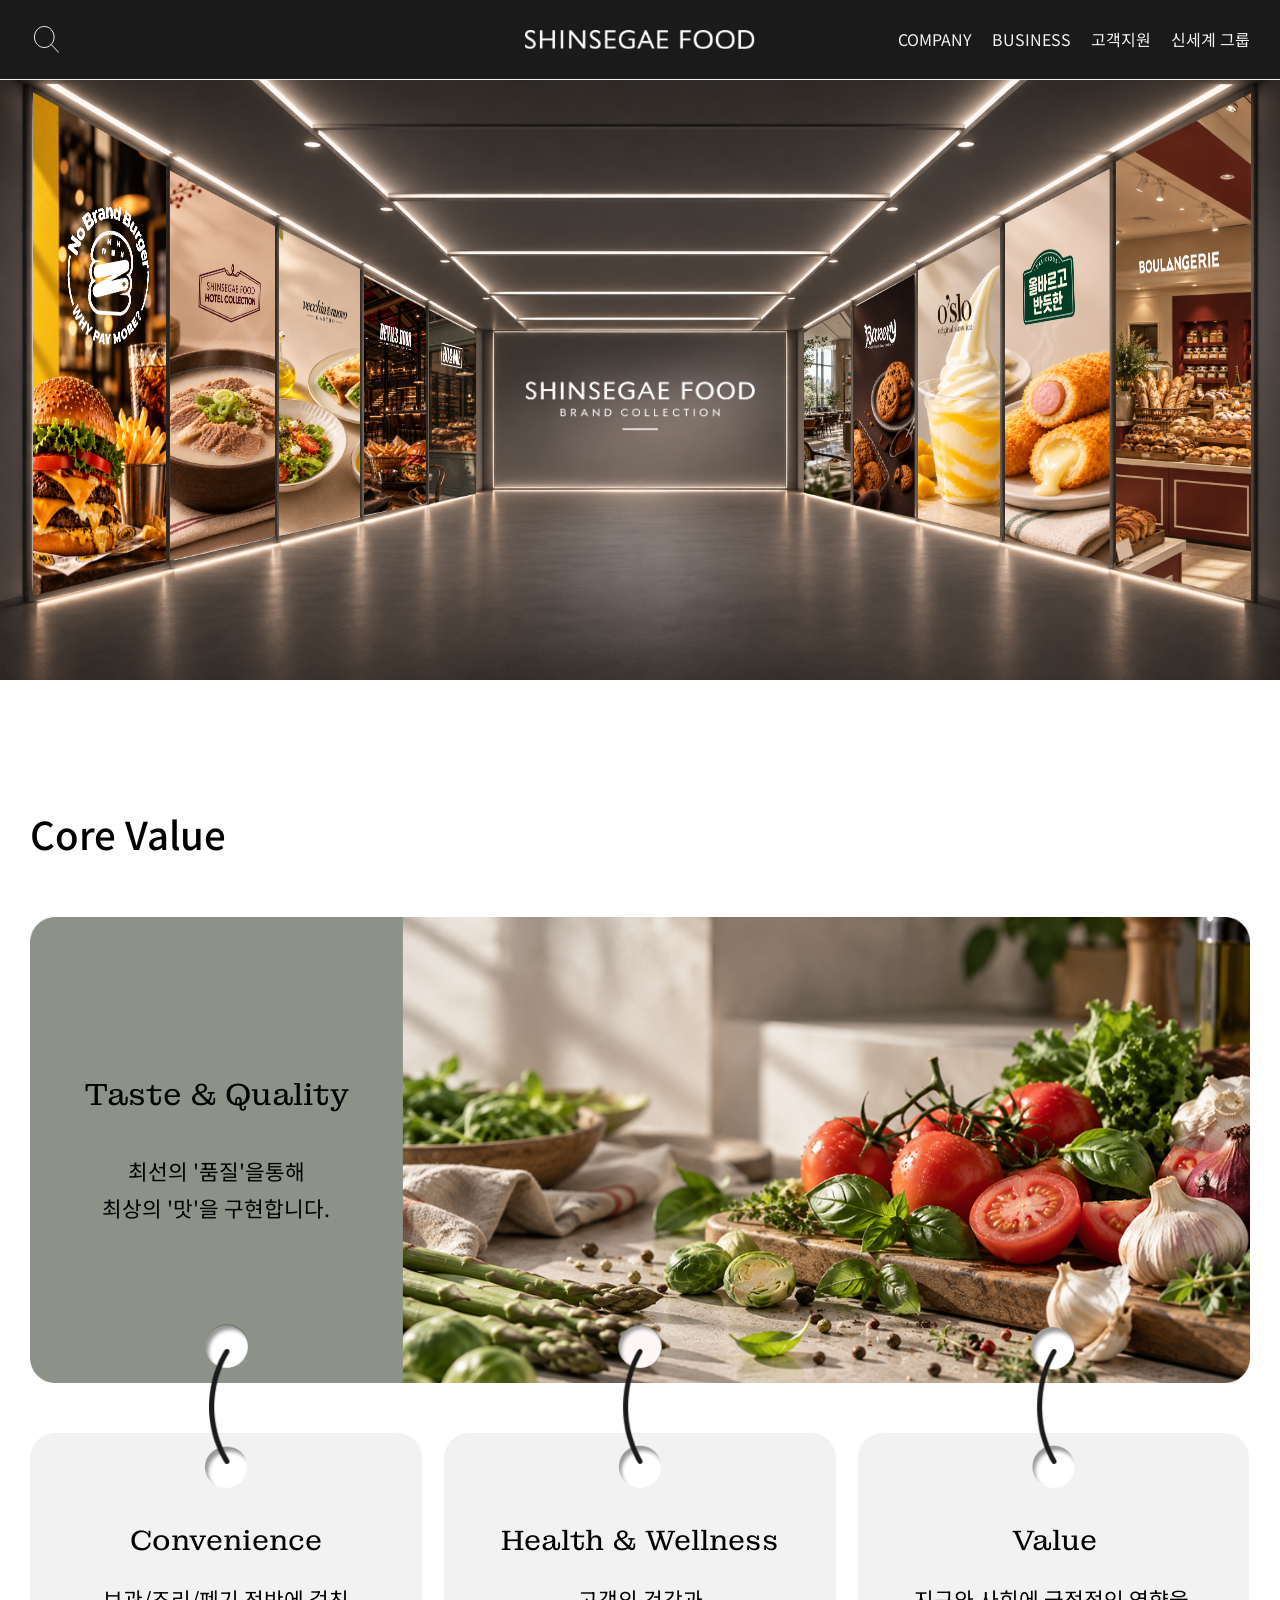
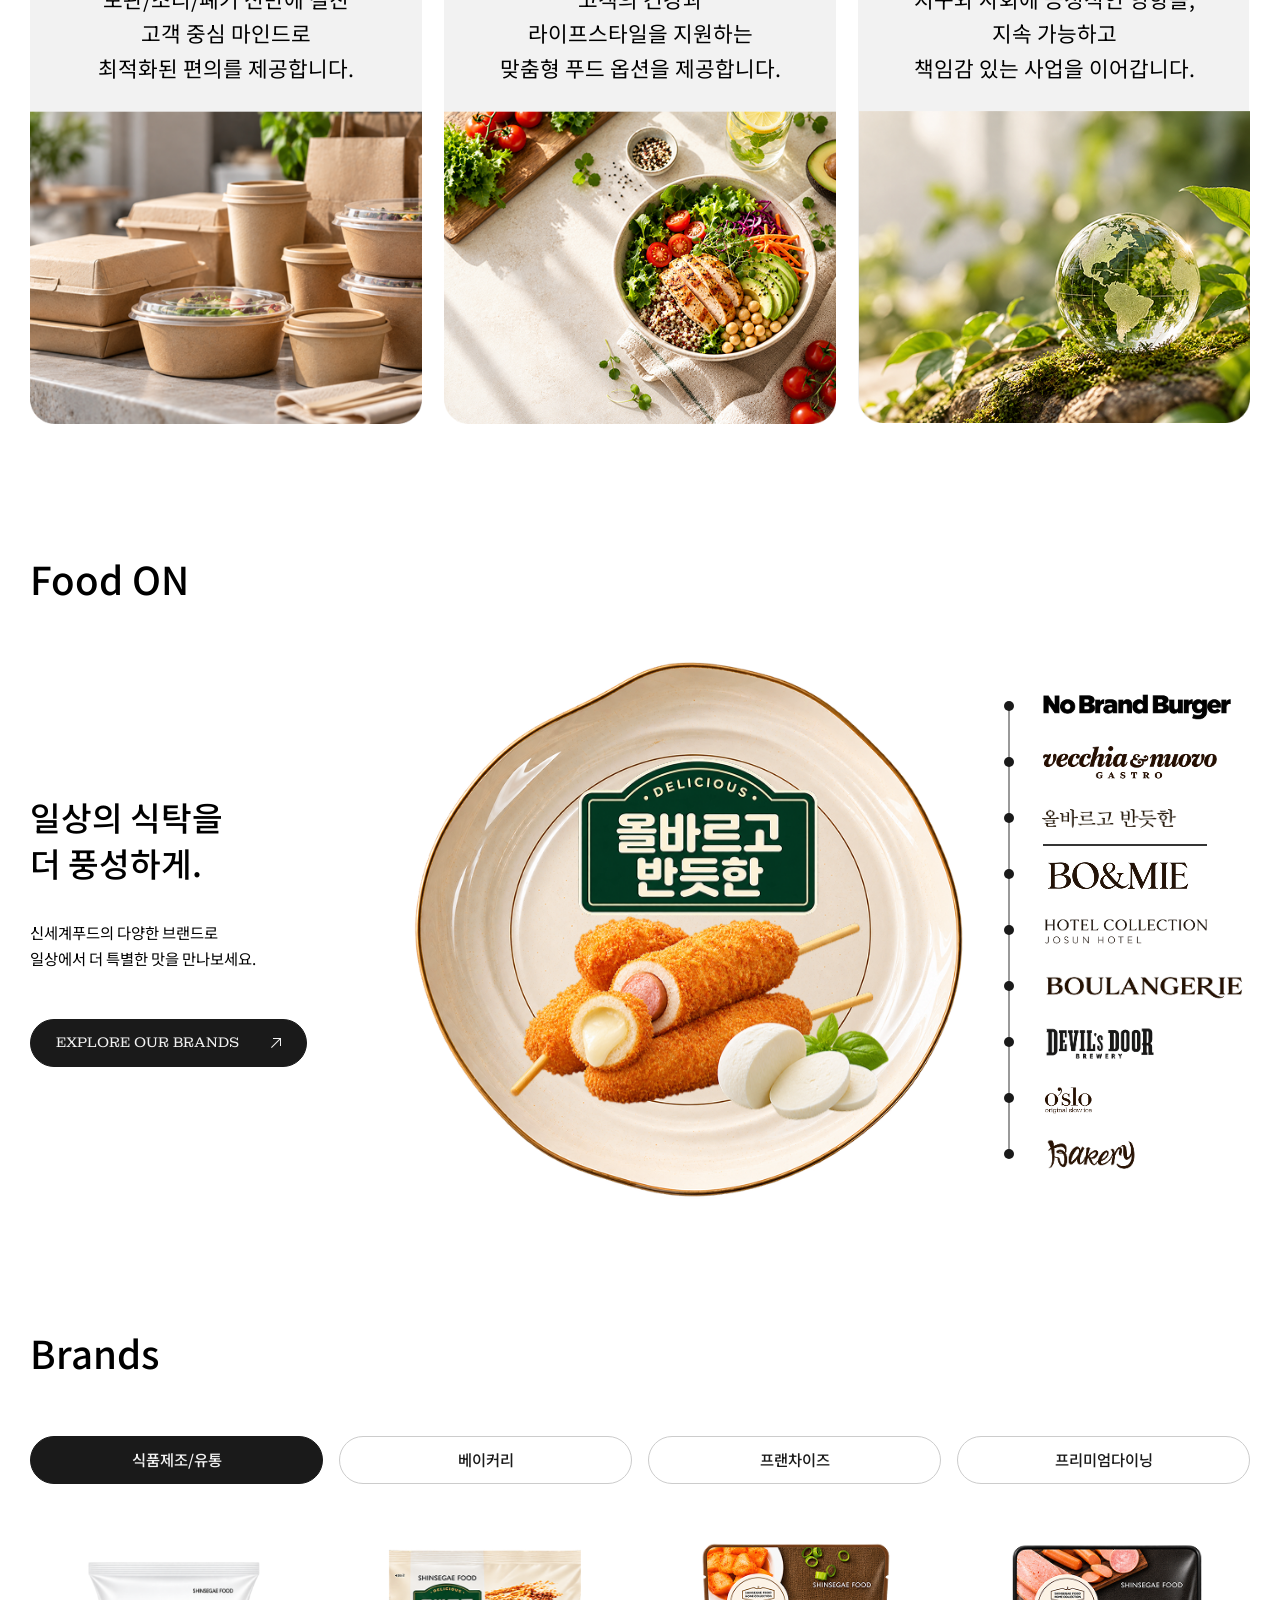
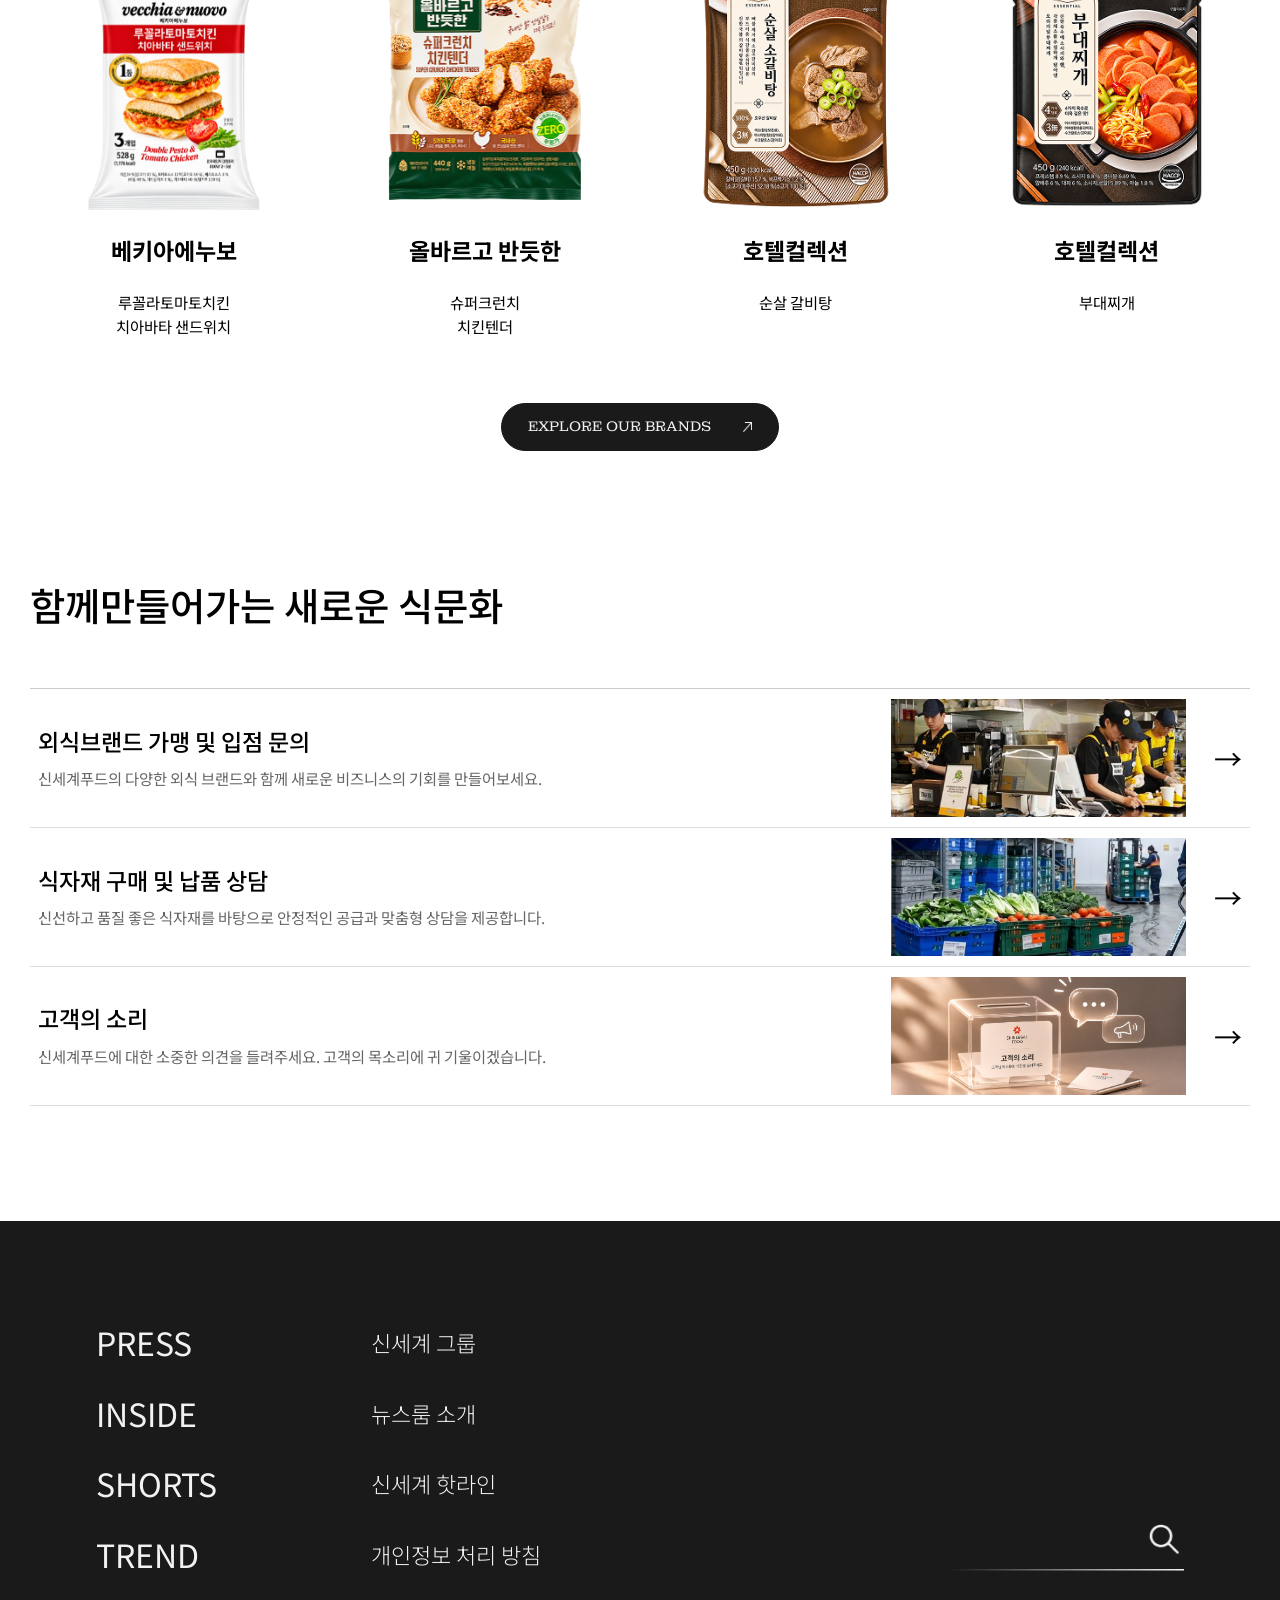
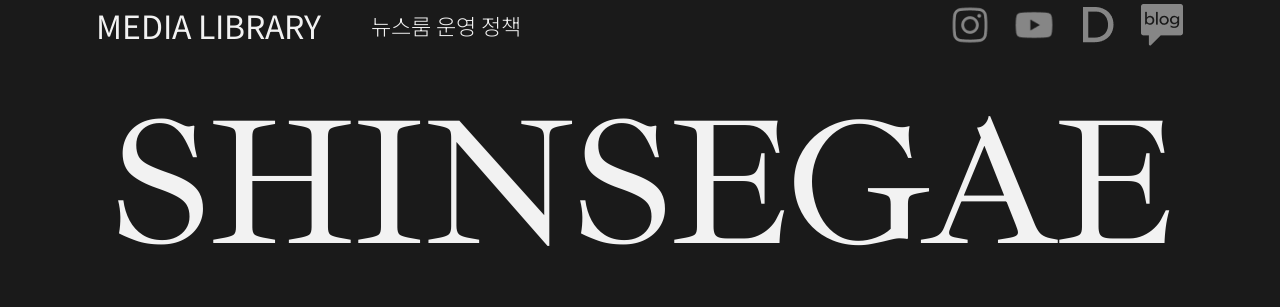
<file: food.html>
<!DOCTYPE html>
<html lang="en">
<head>
    <meta charset="UTF-8">
    <meta name="viewport" content="width=device-width, initial-scale=1.0">
    <title>신세계 푸드</title>
    <link rel="stylesheet" href="css/food.css">

    <link rel="preconnect" href="https://fonts.googleapis.com">
    <link rel="preconnect" href="https://fonts.gstatic.com" crossorigin>
    <link href="https://fonts.googleapis.com/css2?family=Montagu+Slab:opsz,wght@16..144,100..700&display=swap" rel="stylesheet">
    <link href="https://fonts.googleapis.com/css2?family=Frank+Ruhl+Libre:wght@300..900&family=Ibarra+Real+Nova:ital,wght@0,400..700;1,400..700&display=swap" rel="stylesheet">
    <link href="https://fonts.googleapis.com/css2?family=Noto+Sans+KR:wght@400;700&display=swap" rel="stylesheet">

    <script src="https://code.jquery.com/jquery-3.7.1.min.js"></script>
    <script src="js/food.js" defer></script>
</head>
<body>
    <header>
        <div class="header-warp">

            <div class="header-inner">
                <div class="h-icon">
                    <a href="#"><img src="images/food/icon-menu.svg" alt="햄버거메뉴바"></a>
                    <a href="#"><img src="images/food/search.svg" alt="돋보기"></a>
                </div>

                <a href="#"><img src="images/food/food-logo.png" alt="로고"></a>

                <nav class="gnb">
                    <ul>
                        <li><a href="#">COMPANY</a>
                            <ul class="sub-menu-wrap">
                                <li><a href="#">STORY</a></li>
                                <li><a href="#">PR</a></li>
                                <li><a href="#">IR</a></li>
                            </ul>
                        </li>
                        <li><a href="#">BUSINESS</a>
                            <ul class="sub-menu-wrap">
                                <li><a href="#">식품제조/유통</a></li>
                                <li><a href="#">이커리</a></li>
                                <li><a href="#">프랜차이즈</a></li>
                                <li><a href="#">프리미엄 다이닝</a></li>
                            </ul>
                        </li>
                        <li><a href="#">고객지원</a>
                            <ul class="sub-menu-wrap">
                                <li><a href="#">고객의 소리</a></li>
                                <li><a href="#">외식브랜드 가명 및 입점 문의</a></li>
                                <li><a href="#">식자재 구매 상담</a></li>
                                <li><a href="#">식자재 납품 상담</a></li>
                                <li><a href="#">자주하는 질문</a></li>
                            </ul>
                        </li>
                        <li><a href="index.html">신세계 그룹</a>
                            <ul class="sub-menu-wrap">
                                <li><a href="josunHotel.html">그랜드조선 호텔</a></li>
                                <li><a href="starfield.html">스타필드</a></li>
                                <li><a href="food.html">신세계 푸드</a></li>
                            </ul>
                        </li>
                    </ul>
                </nav>
            </div>
            <div class="header-bg"></div>

            <div class="menu-bar">
                <div class="bar-icon">
                    <button type="button" aria-label="메뉴 닫기"><img src="images/food/icon-x.png" alt=""></button>
                    <div><img src="images/food/food-logo.png" alt="SHINSEGAE FOOD"></div>
                </div>
                <ul>
                    <li><a href="#">COMPANY</a>
                        <ul class="sub-menu-wrap">
                            <li><a href="#">STORY</a></li>
                            <li><a href="#">PR</a></li>
                            <li><a href="#">IR</a></li>
                        </ul>
                    </li>
                    <li><a href="#">BUSINESS</a>
                        <ul class="sub-menu-wrap">
                            <li><a href="#">식품제조/유통</a></li>
                            <li><a href="#">이커리</a></li>
                            <li><a href="#">프랜차이즈</a></li>
                            <li><a href="#">프리미엄 다이닝</a></li>
                        </ul>
                    </li>
                    <li><a href="#">고객지원</a>
                        <ul class="sub-menu-wrap">
                            <li><a href="#">고객의 소리</a></li>
                            <li><a href="#">외식브랜드 가명 및 입점 문의</a></li>
                            <li><a href="#">식자재 구매 상담</a></li>
                            <li><a href="#">식자재 납품 상담</a></li>
                            <li><a href="#">자주하는 질문</a></li>
                        </ul>
                    </li>
                    <li><a href="index.html">신세계 그룹</a>
                        <ul class="sub-menu-wrap">
                            <li><a href="josunHotel.html">그랜드조선 호텔</a></li>
                            <li><a href="starfield.html">스타필드</a></li>
                            <li><a href="food.html">신세계 푸드</a></li>
                        </ul>
                    </li>
                </ul>
            </div>
        </div>
    </header>

    <main>
        <!-----------------메인영역------------------->
        <div class="hero">
            <div class="hero-bg">
                <div class="hero-text"><img src="images/food/hero-text.png" alt="메인텍스트"></div>
                <div class="hero-brands">
                    <button type="button" class="hero-prev" aria-label="이전 브랜드">&#8249;</button>
                    <div class="hero-slide">
                    <ul>
                        <li>
                            <img src="images/food/group.png" alt="노브랜드">
                            <img src="images/food/hero-logo1-w.png" alt="노브랜드">
                        </li>
                        <li>
                            <img src="images/food/group-1.png" alt="호텔컬렉션">
                            <img src="images/food/hero-logo2.png" alt="호텔컬렉션">
                        </li>
                        <li>
                            <img src="images/food/group-2.png" alt="베키아에누보 가스트로">
                            <img src="images/food/hero-logo3.png" alt="베키아에누보 가스트로">
                        </li>
                        <li>
                            <img src="images/food/group-3.png" alt="데블스도어">
                            <img src="images/food/hero-logo4-w.png" alt="데블스도어">
                        </li>
                        <li>
                            <img src="images/food/group-4.png" alt="보앤미">
                            <img src="images/food/hero-logo5-w.png" alt="보앤미">
                        </li>
                        <li>
                            <img src="images/food/group-5.png" alt="블랑제리">
                            <img src="images/food/hero-logo6-w.png" alt="블랑제리">
                        </li>
                        <li>
                            <img src="images/food/group-6.png" alt="올바르고 반듯한">
                            <img src="images/food/hero-logo7.png" alt="올바르고 반듯한">
                        </li>
                        <li>
                            <img src="images/food/group-7.png" alt="오슬로">
                            <img src="images/food/hero-logo8.png" alt="오슬로">
                        </li>
                        <li>
                            <img src="images/food/group-8.png" alt="베이커리">
                            <img src="images/food/hero-logo9-w.png" alt="베이커리">
                        </li>
                        <li>
                            <img src="images/food/group-9.png" alt="베키아에누보">
                            <img src="images/food/hero-logo10-w.png" alt="베키아에누보">
                        </li>
                    </ul>
                    </div>
                    <button type="button" class="hero-next" aria-label="다음 브랜드">&#8250;</button>
                    <div class="hero-dots"></div>
                </div>
            </div>
        </div>
        <!-------------------Core Value----------------->
        <section class="core">
            <h1>Core Value</h1>
            <div class="core-value">
                <div class="core-wrap">
                    <div class="core-text">
                        <div class="taste"></div>
                        <div class="core-txt">
                            <h3>Taste & Quality</h3>
                            <p>최선의 '품질'을통해<br>최상의 '맛'을 구현합니다.</p>
                        </div>
                    </div>
                    <ul>
                        <li>
                            <div class="convenience"></div>
                            <div class="core-text">
                                <h3>Convenience</h3>
                                <p>보관/조리/폐기 전반에 걸친<br>고객 중심 마인드로<br>최적화된 편의를 제공합니다.</p>
                            </div>
                        </li>
                        <li>
                            <div class="health"></div>
                            <div class="core-text">
                                <h3>Health & Wellness</h3>
                                <p>고객의 건강과<br>라이프스타일을 지원하는<br>맞춤형 푸드 옵션을 제공합니다.</p>
                            </div>
                        </li>
                        <li>
                            <div class="value"></div>
                            <div class="core-text">
                                <h3>Value</h3>
                                <p>지구와 사회에 긍정적인 영향을,<br> 지속 가능하고<br>책임감 있는 사업을 이어갑니다.</p>
                            </div>
                        </li>
                    </ul>
                </div>
                <ul class="core-line">
                    <li><img src="images/food/core-line.png" alt="라인1"></li>
                    <li><img src="images/food/core-line.png" alt="라인2"></li>
                    <li><img src="images/food/core-line.png" alt="라인3"></li>
                </ul>
            </div>

            <div class="core-mobile">
                <div class="m-taste-wrap">
                    <div class="m-taste">
                        <img src="images/food/mobile-taste.png" alt="품질">
                    </div>
                    <div class="core-txt">
                        <h3>Taste & Quality</h3>
                        <p>최선의 '품질'을통해<br>최상의 '맛'을 구현합니다.</p>
                    </div>
                </div>

                <div class="m-con-wrap">
                    <div class="m-convenience">
                        <img src="images/food/mobile-convenience.png" alt="편의">
                    </div>
                        <div class="core-text">
                            <h3>Convenience</h3>
                            <p>보관/조리/폐기 전반에 걸친<br>고객 중심 마인드로<br>최적화된 편의를 제공합니다.</p>
                        </div>
                </div>
            </div>

        </section>
        <!-------------------Food ON-------------------->
        <section class="food-on">
            <h1>Food ON</h1>
            <div class="food-wrap">
                <div class="food-info">
                    <h2>일상의 식탁을<br>더 풍성하게.</h2>
                    <p>신세계푸드의 다양한 브랜드로<br>일상에서 더 특별한 맛을 만나보세요.</p>
                    <ul class="food-btn">
                        <li><a href="https://www.shinsegaefood.com/business/v2/manufacturing.sf">EXPLORE OUR BRANDS</a></li>
                        <li><img src="images/food/button-arrow-w.png" alt="흰색화살표"></li>
                    </ul>
                </div>
                <div class="food-arrow">
                    <div><img src="images/food/food-arrow-left.png" alt="이전"></div>
                    <div><img src="images/food/food-arrow-right.png" alt="다음"></div>
                </div>
                <div class="plate">
                    <div class="plating"></div>
                    <ul class="tab-content-wrap">
                        <li class="active"><img src="images/food/food-1.png" alt="노브랜드"></li>
                        <li><img src="images/food/food-2.png" alt="베키아에누보 가스트로"></li>
                        <li><img src="images/food/food-3.png" alt="올바르고 반듯한"></li>
                        <li><img src="images/food/food-4.png" alt="보앤미"></li>
                        <li><img src="images/food/food-5.png" alt="호텔컬렉션"></li>
                        <li><img src="images/food/food-6.png" alt="블랑제리"></li>
                        <li><img src="images/food/food-7.png" alt="데블스도어"></li>
                        <li><img src="images/food/food-8.png" alt="오슬로"></li>
                        <li><img src="images/food/food-9.png" alt="베이커리"></li>
                    </ul>
                </div>

                <ul class="tab-menu">
                    <li class="active"><img src="images/food/food-text1.png" alt="노브랜드"></li>
                    <li><img src="images/food/food-text2.png" alt="베키아에누보 가스트로"></li>
                    <li><img src="images/food/food-text3.png" alt="올바르고 반듯한"></li>
                    <li><img src="images/food/food-text4.png" alt="보앤미"></li>
                    <li><img src="images/food/food-text5.png" alt="호텔컬렉션"></li>
                    <li><img src="images/food/food-text6.png" alt="블랑제리"></li>
                    <li><img src="images/food/food-text7.png" alt="데블스도어"></li>
                    <li><img src="images/food/food-text8.png" alt="오슬로"></li>
                    <li><img src="images/food/food-text9.png" alt="베이커리"></li>
                </ul>
            </div>
        </section>
<!--------------------Brands-------------------->
        <section class="brands">
            <h1>Brands</h1>
            <ul class="brands-tab">
                <li class="active">
                    <ul class="button">
                        <!-- <li class="active"><img src="images/food/brands-w-1.png" alt="식품제조/유통"></li> -->
                        <li>식품제조/유통</li>
                    </ul>
                </li>
                <li>
                    <ul class="button">
                        <!-- <li><img src="images/food/brands-w-2.png" alt="베이커리"></li> -->
                        <li>베이커리</li>
                    </ul>
                </li>
                <li>
                    <ul class="button">
                        <!-- <li><img src="images/food/brands-w-3.png" alt="프랜차이즈"></li> -->
                        <li>프랜차이즈</li>
                    </ul>
                </li>
                <li>
                    <ul class="button">
                        <!-- <li><img src="images/food/brands-w-4.png" alt="프리미엄다이닝"></li> -->
                        <li>프리미엄다이닝</li>
                    </ul>
                </li>
            </ul>

            <div class="brands-content">
                <ul class="active">
                    <li>
                        <div class="brands-img"><img src="images/food/brands1-1.png" alt="샌드위치"></div>
                        <div class="brands-text">
                            <h3>베키아에누보</h3>
                            <div class="brands-line"></div>
                            <p>루꼴라토마토치킨<br>치아바타 샌드위치</p>
                        </div>
                    </li>
                    <li>
                        <div class="brands-img"><img src="images/food/brands1-2.png" alt="치킨텐더"></div>
                        <div class="brands-text">
                            <h3>올바르고 반듯한</h3>
                            <div class="brands-line"></div>
                            <p>슈퍼크런치<br>치킨텐더</p>
                        </div>
                    </li>
                    <li>
                        <div class="brands-img"><img src="images/food/brands1-3.png" alt="소갈비탕"></div>
                        <div class="brands-text">
                            <h3>호텔컬렉션</h3>
                            <div class="brands-line"></div>
                            <p>순살 갈비탕</p>
                        </div>
                    </li>
                    <li>
                        <div class="brands-img"><img src="images/food/brands1-4.png" alt="부대찌개"></div>
                        <div class="brands-text">
                            <h3>호텔컬렉션</h3>
                            <div class="brands-line"></div>
                            <p>부대찌개</p>
                        </div>
                    </li>
                </ul>

                <ul>
                    <li>
                        <div class="brands-img"><img src="images/food/brands2-1.jpg" alt="빵1"></div>
                        <div class="brands-text">
                            <h3>보앤미</h3>
                            <div class="brands-line"></div>
                            <p>Levain</p>
                        </div>
                    </li>
                    <li>
                        <div class="brands-img"><img src="images/food/brands2-2.jpg" alt="빵2"></div>
                        <div class="brands-text">
                            <h3>보앤미</h3>
                            <div class="brands-line"></div>
                            <p>Croissant</p>
                        </div>
                    </li>
                    <li>
                        <div class="brands-img"><img src="images/food/brands2-3.jpg" alt="빵3"></div>
                        <div class="brands-text">
                            <h3>보앤미</h3>
                            <div class="brands-line"></div>
                            <p>Viennoise</p>
                        </div>
                    </li>
                    <li>
                        <div class="brands-img"><img src="images/food/brands2-4.jpg" alt="빵4"></div>
                        <div class="brands-text">
                            <h3>보앤미</h3>
                            <div class="brands-line"></div>
                            <p>Cookie Shot</p>
                        </div>
                    </li>
                </ul>

                <ul>
                    <li>
                        <div class="brands-img"><img src="images/food/brands3-1.png" alt="햄버거"></div>
                        <div class="brands-text">
                            <h3>노브랜드</h3>
                            <div class="brands-line"></div>
                            <p>진짜 비빔밥 버거</p>
                        </div>
                    </li>
                    <li>
                        <div class="brands-img"><img src="images/food/brands3-2.png" alt="아이스크림"></div>
                        <div class="brands-text">
                            <h3>오슬로</h3>
                            <div class="brands-line"></div>
                            <p>오리지널 아이스</p>
                        </div>
                    </li>
                    <li>
                        <div class="brands-img"><img src="images/food/brands3-3.png" alt="햄버거"></div>
                        <div class="brands-text">
                            <h3>노브랜드</h3>
                            <div class="brands-line"></div>
                            <p>NBB 훅</p>
                        </div>
                    </li>
                    <li>
                        <div class="brands-img"><img src="images/food/brands3-4.png" alt="아이스크림"></div>
                        <div class="brands-text">
                            <h3>오슬로</h3>
                            <div class="brands-line"></div>
                            <p>오리지널 컵</p>
                        </div>
                    </li>
                </ul>

                <ul>
                    <li>
                        <div class="brands-img"><img src="images/food/brands4-1.png" alt="스테이크"></div>
                        <div class="brands-text">
                            <h3>데블스도어</h3>
                            <div class="brands-line"></div>
                            <p>스테이크 코스타타</p>
                        </div>
                    </li>
                    <li>
                        <div class="brands-img"><img src="images/food/brands4-2.png" alt="스테이크"></div>
                        <div class="brands-text">
                            <h3>베키아에누보</h3>
                            <div class="brands-line"></div>
                            <p>씨푸드 버터 파스타</p>
                        </div>
                    </li>
                    <li>
                        <div class="brands-img"><img src="images/food/brands4-3.png" alt="스테이크"></div>
                        <div class="brands-text">
                            <h3>베키아에누보 가스트로</h3>
                            <div class="brands-line"></div>
                            <p>파로 베르데 빈스</p>
                        </div>
                    </li>
                    <li>
                        <div class="brands-img"><img src="images/food/brands4-4.png" alt="샌드위치"></div>
                        <div class="brands-text">
                            <h3>베키아에누보</h3>
                            <div class="brands-line"></div>
                            <p>치킨 클럽 샌드위치</p>
                        </div>
                    </li>
                </ul>
            </div>
            <ul class="brands-btn">
                <li><a href="https://www.shinsegaefood.com/business/v2/manufacturing.sf">EXPLORE OUR BRANDS</a></li>
                <li><img src="images/food/button-arrow-w.png" alt="흰색화살표"></li>
            </ul>
        </section>
        <!---------------------식문화------------------------->
        <section class="contact">
            <h1>함께만들어가는 새로운 식문화</h1>
            <ul class="contact-list">
                <li>
                    <a class="contact-link" href="https://www.shinsegaefood.com/cs/counsel_store.sf">
                        <div class="contact-info">
                            <div class="info-txt">
                                <h3>외식브랜드 가맹 및 입점 문의</h3>
                                <p>신세계푸드의 다양한 외식 브랜드와 함께 새로운 비즈니스의 기회를 만들어보세요.</p>
                            </div>
                        </div>
                        <div class="list-1"></div>
                        <span class="contact-arrow" aria-hidden="true">&#8594;</span>
                    </a>
                </li>
                <li>
                    <a class="contact-link" href="https://www.shinsegaefood.com/cs/counsel_purchase.sf">
                        <div class="contact-info">
                            <div class="info-txt">
                                <h3>식자재 구매 및 납품 상담</h3>
                                <p>신선하고 품질 좋은 식자재를 바탕으로 안정적인 공급과 맞춤형 상담을 제공합니다.</p>
                            </div>
                        </div>
                        <div class="list-2"></div>
                        <span class="contact-arrow" aria-hidden="true">&#8594;</span>
                    </a>
                </li>
                <li>
                    <a class="contact-link" href="https://www.shinsegaefood.com/cs/voc.sf">
                        <div class="contact-info">
                            <div class="info-txt">
                                <h3>고객의 소리</h3>
                                <p>신세계푸드에 대한 소중한 의견을 들려주세요. 고객의 목소리에 귀 기울이겠습니다.</p>
                            </div>
                        </div>
                        <div class="list-3"></div>
                        <span class="contact-arrow" aria-hidden="true">&#8594;</span>
                    </a>
                </li>
            </ul>
        </section>
    </main>
    <footer>
        <div class="footer-inner">
            <ul class="footer-gnb-wrap">
                <li class="footer-gnb">
                    <ul>
                        <li><a href="#">PRESS</a></li>
                        <li><a href="#">INSIDE</a></li>
                        <li><a href="#">SHORTS</a></li>
                        <li><a href="#">TREND</a></li>
                        <li><a href="#">MEDIA LIBRARY</a></li>
                    </ul>
                </li>

                <li>
                    <ul class="footer-inform">
                        <li><a href="#">신세계 그룹</a></li>
                        <li><a href="#">뉴스룸 소개</a></li>
                        <li><a href="#">신세계 핫라인</a></li>
                        <li><a href="#">개인정보 처리 방침</a></li>
                        <li><a href="#">뉴스룸 운영 정책</a></li>
                    </ul>
                </li>
            </ul>


            <ul class="footer-etc">
                <li class="search-wrap">
                    <input class="footer-search" type="text" name="footer-search" id="search">
                    <div><img src="images/footer-Search-white.png" alt="search"></div>
                    <div><img src="images/footer-Line.png" alt="line"></div>
                </li>

                <li>
                    <ul class="sns-wrap">
                        <li><a href="#"><img src="images/black-footer-instagram.png" alt="instagram"></a></li>
                        <li><a href="#"><img src="images/black-footer-youtube.png" alt="youtube"></a></li>
                        <li><a href="#"><img src="images/black-footer-Daum.png" alt="daum"></a></li>
                        <li><a href="#"><img src="images/black-footer-blog.png" alt="blog"></a></li>
                    </ul>
                </li>
            </ul>


            <h1 class="footer-logo">SHINSEGAE</h1>
        </div>
    </footer>
</body>
</html>
</file>
<file: css/food.css>
@charset "utf-8";
html, body, div, span, object, iframe,
h1, h2, h3, h4, h5, h6, p, blockquote, pre,
abbr, address, cite, code,
del, dfn, em, img, ins, kbd, q, samp,
small, strong, sub, sup, var,
b, i,
dl, dt, dd, ol, ul, li,
fieldset, form, label, legend,
table, caption, tbody, tfoot, thead, tr, th, td,
article, aside, canvas, details, figcaption, figure,
footer, header, hgroup, menu, nav, section, summary,
time, mark, audio, video {
    margin:0;
    padding:0;
    border:0;
    outline:0;
    font-size:100%;
    vertical-align:baseline;
    background:transparent;
}
body{line-height:1; font-family: "Noto Sans KR";}
a{text-decoration:none; color: inherit;}
img{border:none; vertical-align:top;}
ul{list-style:none;}
table {
    border-collapse:collapse;
    border-spacing:0;
}
input, select {
    vertical-align:middle;
}

:root {
    --whiteTxt : #f2f2f2;
    --blackTxt : #1A1A1A;

    --engFont : "Ibarra Real Nova";
}

header{
    width: 100%;
    height: 100px;
    box-sizing: border-box;
    background-color: #1a1a1a;
    border-bottom: 1px solid #f2f2f2;
    position: fixed;
    top: 0;
    left: 0;
    z-index: 10;
}
.header-warp {
    width: 100%;
    max-width: 1500px;
    height: 100%;
    margin: 0 auto;
    padding: 0 30px;
    box-sizing: border-box;
}
.header-inner{
    display: flex;
    justify-content: space-between;
    align-items: center;
    width: 100%;
    height: 100%;
    line-height: 1.4;
    position: relative;
}
.header-inner > a{
    position: absolute;
    left: 50%;
    top: 50%;
    transform: translate(-50%, -50%);
    width: 277px;
    max-width: calc(100% - 112px);
    min-height: 44px;
    display: flex;
    align-items: center;
    justify-content: center;
}
.header-inner > a > img{
    display: block;
    width: 100%;
    height: auto;
}
.header-warp .h-icon{
    display: flex;
    gap: 24px;
    align-items: center;
}
.header-warp .h-icon a{
    display: flex;
    align-items: center;
    justify-content: center;
    width: 32px;
    height: 44px;
}
.header-warp .h-icon a:first-child{
    display: none;
}
.header-warp .h-icon a img{
    display: block;
    width: 25px;
    height: auto;
}
.header-warp .gnb > ul{
    display: flex;
    align-items: center;
    color: #f2f2f2;
    gap: clamp(18px, 2vw, 35px);
    font-size: clamp(1rem, 1.2vw, 1.2rem);
}
.header-warp .gnb > ul > li{
    position: static;
}
.header-warp .gnb > ul > li:hover{
    border-bottom: 3px solid #6c1212;
    box-sizing: border-box;
}
.header-warp .gnb > ul > li > a{
    display: flex;
    align-items: center;
    min-height: 100px;
    white-space: nowrap;
}
.header-warp .gnb > ul > li .sub-menu-wrap {
    display: none;
    position: absolute;
    right: 0;
    top: 100%;
    align-items: center;
    justify-content: flex-end;
    gap: 35px;
    width: 100%;
    padding: 15px 0;
    box-sizing: border-box;
    font-size: clamp(0.8rem, 1vw, 1rem);
    white-space: nowrap;
}
.header-warp .gnb > ul > li .sub-menu-wrap li > a:hover{
    border-bottom: 1px solid #f2f2f2;
}
.header-bg{
    display: none;
    position: absolute;
    top: 100%; left: 0;
    width: 100%;
    height: 54px;
    background-color: #1a1a1a85;
    z-index: -1;
}
.header-warp .menu-bar{
    display: none;
    position: fixed;
    top: 0;
    left: 0;
    width: 100%;
    height: 100%;
    overflow-y: auto;
    background-color: #1a1a1a;
    color: #f2f2f2;
    z-index: 20;
}
.menu-bar .bar-icon{
    position: relative;
    height: 64px;
    border-bottom: 1px solid #51483e;
    display: flex;
    justify-content: center;
    align-items: center;
}
.menu-bar .bar-icon button{
    position: absolute;
    top: 10px;
    left: 20px;
    width: 44px;
    height: 44px;
    padding: 10px;
    border: 0;
    background: transparent;
    cursor: pointer;
}
.menu-bar .bar-icon button img{
    display: block;
    width: 100%;
    height: auto;
}
.menu-bar .bar-icon > div{
    width: 170px;
    max-width: calc(100% - 128px);
}
.menu-bar .bar-icon > div img{
    display: block;
    width: 100%;
    height: auto;
}
.menu-bar > ul{
    padding: 16px 30px 40px;
}
.menu-bar > ul > li{
    margin-bottom: 24px;
}
.menu-bar > ul > li > a{
    display: block;
    padding: 18px 0;
    font-size: clamp(1rem, 2vw, 1.25rem);
    line-height: 1.4;
}
.menu-bar .sub-menu-wrap{
    display: none;
    padding-bottom: 12px;
}
.menu-bar .sub-menu-wrap a{
    display: block;
    padding: 10px 0;
    color: #a9a9a9;
    font-size: clamp(0.875rem, 1.6vw, 1rem);
    line-height: 1.5;
}

@media (max-width: 1280px){
    header{
        height: 80px;
    }
    .header-inner > a{
        width: 230px;
    }
    .header-warp .h-icon{
        gap: 16px;
    }
    .header-warp .gnb > ul{
        gap: 18px;
    }
    .header-warp .gnb > ul > li > a{
        min-height: 80px;
    }
}
@media (max-width: 1024px){
    header{
        height: 64px;
    }
    .header-warp{
        padding: 0 32px;
    }
    .header-inner > a{
        width: 200px;
    }
    .header-warp .h-icon{
        width: 100%;
        justify-content: space-between;
        gap: 0;
    }
    .header-warp .h-icon a{
        width: 40px;
    }
    .header-warp .h-icon a:first-child{
        display: flex;
    }
    .header-warp .h-icon a img{
        width: 24px;
    }
    .header-warp .gnb{
        display: none;
    }
}
@media (max-width: 600px){
    header{
        height: 56px;
    }
    .header-warp{
        padding: 0 24px;
    }
    .header-inner > a{
        width: 170px;
    }
    .header-warp .h-icon a img{
        width: 20px;
    }
}
@media (max-width: 390px){
    header{
        height: 56px;
    }
    .header-inner > a{
        width: 170px;
    }
    .header-warp .h-icon a img{
        width: 20px;
    }
}
/* --------------매인영역---------------- */
main{
    padding-top: 100px;
}
.hero{
    margin-bottom: clamp(120px, 10vw, 200px);
}
.hero-bg{
    background-image: url("../images/food/hero2.png");
    background-repeat: no-repeat;
    background-position: center;
    background-size: 100% auto;
    width: 100%;
    aspect-ratio: 1920 / 900;
    position: relative;
    overflow: hidden;
}
.hero-text img{
    width: 20%;
    position: absolute;
    left: 40%;top: 47%;
    filter: brightness(0) invert(1);
}
.hero-brands ul > li img{
    transform: translateY(-50%);
    animation: hero-show 0.7s ease both;
}
.hero-brands ul > li:nth-child(-n+5) > img:nth-child(2){
    animation: hero-logo 0.7s ease both;
}
.hero-brands ul > li:nth-child(n+6) > img:nth-child(2){
    animation: hero-r-logo 0.7s ease both;
}
.hero-brands ul li:nth-child(1) img{
    width: 10.4%;
    position: absolute;
    left: 2.6%; top: 44%;
    animation-delay: 2s;
}
.hero-brands ul li:nth-child(1) img:nth-child(2){
    display: block;
    position: absolute;
    left: 3%; top: 20%;
    width: 11.5%;
    transform: perspective(600px) rotateY(53deg) rotate(5deg);
    animation-delay: 2s;
}
.hero-brands ul li:nth-child(2) img{
    width: 8.2%;
    position: absolute;
    left: 13.3%; top: 47.6%;
    animation-delay: 1.5s;
}
.hero-brands ul li:nth-child(2) img:nth-child(2){
    position: absolute;
    left: 11.8%; top: 30%;
    width: 12.65%;
    transform: perspective(600px) rotateY(57deg) rotate(3deg);
    animation-delay: 1.5s;
}
.hero-brands ul li:nth-child(3) img{
    width: 6.3%;
    position: absolute;
    left: 21.8%; top: 50.3%;
    animation-delay: 1s;
}
.hero-brands ul li:nth-child(3) img:nth-child(2){
    position: absolute;
    left: 21.7%; top: 36%;
    width: 7.475%;
    transform: perspective(600px) rotateY(60deg) rotate(7deg);
    animation-delay: 1s;
}
.hero-brands ul li:nth-child(4) img{
    width: 4.9%;
    position: absolute;
    left: 28.4%; top: 52.6%;
    animation-delay: 0.5s;
}
.hero-brands ul li:nth-child(4) img:nth-child(2){
    position: absolute;
    left: 27.8%; top: 40%;
    width: 6.325%;
    transform: perspective(600px) rotateY(63deg) rotate(7deg);
    animation-delay: 0.5s;
}
.hero-brands ul li:nth-child(5) img{
    width: 3.7%;
    position: absolute;
    left: 33.5%; top: 54.5%;
    animation-delay: 0s;
}
.hero-brands ul li:nth-child(5) img:nth-child(2){
    position: absolute;
    left: 32.5%; top: 44%;
    width: 5.635%;
    transform: perspective(600px) rotateY(65deg) rotate(6deg);
    animation-delay: 0s;
}
.hero-brands ul li:nth-child(6) img{
    width: 10.5%;
    position: absolute;
    right: 2.3%; top: 44.5%;
    animation-delay: 2s;
}
.hero-brands ul li:nth-child(6) img:nth-child(2){
    position: absolute;
    right: 1.8%; top: 26%;
    width: 12.925%;
    transform: perspective(600px) rotateY(-60deg) rotate(-3deg);
    animation-delay: 2s;
}
.hero-brands ul li:nth-child(7) img{
    width: 8.2%;
    position: absolute;
    right: 13.3%; top: 47.7%;
    animation-delay: 1.5s;
}
.hero-brands ul li:nth-child(7) img:nth-child(2){
    position: absolute;
    right: 12.5%; top: 26%;
    width: 11.5%;
    transform: perspective(600px) rotateY(-60deg)  rotateX(3deg) rotate(-8deg);
    animation-delay: 1.5s;
}
.hero-brands ul li:nth-child(8) img{
    width: 6.4%;
    position: absolute;
    right: 21.9%; top: 50.4%;
    animation-delay: 1s;
}
.hero-brands ul li:nth-child(8) img:nth-child(2){
    position: absolute;
    right: 21.5%; top: 35%;
    width: 8.05%;
    transform: perspective(600px) rotateY(-60deg) rotate(-5deg);
    animation-delay: 1s;
}
.hero-brands ul li:nth-child(9) img{
    width: 4.8%;
    position: absolute;
    right: 28.5%; top: 52.6%;
    animation-delay: 0.5s;
}
.hero-brands ul li:nth-child(9) img:nth-child(2){
    position: absolute;
    right: 27.7%; top: 40%;
    width: 7.13%;
    transform: perspective(600px) rotateY(-60deg) rotate(-5deg);
    animation-delay: 0.5s;
}
.hero-brands ul li:nth-child(10) img{
    width: 3.7%;
    position: absolute;
    right: 33.5%; top: 54.2%;
    animation-delay: 0s;
}
.hero-brands ul li:nth-child(10) img:nth-child(2){
    position: absolute;
    right: 33.3%; top: 43%;
    width: 4.945%;
    transform: rotateY(-60deg) rotate(-4deg);
    animation-delay: 0s;
}

.hero-prev,
.hero-next,
.hero-dots{
    display: none;
}

@keyframes hero-show{
    0%{
        opacity: 0;
    }
    100%{
        opacity: 1;
    }
}
@keyframes hero-logo{
    0%{
        opacity: 0;
        translate: 0 -50px;
    }
    100%{
        opacity: 1;
        translate: 0 0;
    }
}
@keyframes hero-r-logo{
    0%{
        opacity: 0;
        translate: 50px -50px;
    }
    100%{
        opacity: 1;
        translate: 0 0;
    }
}

/* ---------------core value------------ */
.core{
    width: calc(100% - 60px);
    max-width: 1440px;
    margin: 0 auto;
    margin-bottom: clamp(120px, 10vw, 200px);
}
.core h1,
.food-on h1,
.brands h1,
.contact h1{
    text-align: left;
    margin-bottom: clamp(48px, 4.5vw, 64px);
    font-size: clamp(2rem, 3vw, 3rem);
    font-weight: 500;
    line-height: 1.35;
    word-break: keep-all;
}
.core-value{
    position: relative;
}
.core-wrap .core-text{
    position: relative;
}
.core-wrap .core-txt{
    position: absolute;
    left: 0; top: 0;
    width: 30.5%;
    height: 100%;
    padding: 20px;
    box-sizing: border-box;
    display: flex;
    flex-direction: column;
    justify-content: center;
    text-align: center;
}
.core-wrap .core-text .taste{
    background-image: url(../images/food/core1.png);
    background-repeat: no-repeat;
    background-position: center;
    background-size: 100% auto;
    width: 100%;
    aspect-ratio: 1440 / 550;
}
.core-wrap .core-txt h3{
    font-size: clamp(1.125rem, 2.4vw, 2.5rem);
    line-height: 1.3;
    font-family: 'Montagu Slab', serif;
    font-weight: 400;
    margin-bottom: clamp(28px, 3vw, 48px);

}
.core-wrap .core-txt p{
    text-align: center;
    font-size: clamp(1rem, 1.67vw, 1.5rem);
    line-height: 1.7;
}
.core-wrap ul{
    margin-top: 50px;
    display: flex;
    gap: 22px;
}
.core-wrap ul li{
    position: relative;
    flex: 1;
    min-width: 0;
    transform-origin: center top;
}
.core-wrap ul.is-visible > li{
    animation: core-show1 1.2s ease-out both;
}
.core-wrap ul li:nth-child(1) .convenience{
    background-image: url(../images/food/core2.png);
    background-repeat: no-repeat;
    background-position: center;
    background-size: 100% auto;
    width: 100%;
    aspect-ratio: 464 / 700;
}
.core-wrap ul li .health{
    background-image: url(../images/food/core3.png);
    background-repeat: no-repeat;
    background-position: center;
    background-size: 100% auto;
    width: 100%;
    aspect-ratio: 464 / 700;
}
.core-wrap ul li .value{
    background-image: url(../images/food/core4.png);
    background-repeat: no-repeat;
    background-position: center;
    background-size: 100% auto;
    width: 100%;
    aspect-ratio: 465 / 700;
}
.core-wrap ul li .core-text{
    position: absolute;
    left: 50%; top: 15%;
    transform: translateX(-50%);
    width: 100%;
    padding: 0 16px;
    box-sizing: border-box;
}
.core-wrap ul li .core-text h3{
    font-size: clamp(1.125rem, 2.2vw, 2.5rem);
    line-height: 1.3;
    font-family: 'Montagu Slab', serif;
    font-weight: 400;
    margin-bottom: 24px;
    text-align: center;
}
.core-wrap ul li:nth-child(2) .core-text h3{
    white-space: normal;
    letter-spacing: normal;
}
.core-wrap ul li .core-text p{
    text-align: center;
    font-size: clamp(1rem, 1.67vw, 1.5rem);
    line-height: 1.7;
}
.core-wrap ul li:nth-child(3) .core-text p{
    white-space: normal;
}
.core-line li{
    position: absolute;
    left: 14.7%; top: 39%;
}
.core-line li:nth-child(2){
    position: absolute;
    left: 48.6%; top: 39%;
}
.core-line li:nth-child(3){
    position: absolute;
    left: 82.5%; top: 39%;
}
.core-mobile{
    display: none;
}

@keyframes core-show1{
    0%{
        transform: perspective(1000px) rotateX(-100deg);
    }
    70%{
        transform: perspective(1000px) rotateX(8deg);
    }
    100%{
        transform: perspective(1000px) rotateX(0deg);
    }
}
/* ------------------Food ON------------------ */
.food-on{
    width: calc(100% - 60px);
    max-width: 1440px;
    margin: 0 auto;
    margin-bottom: clamp(120px, 10vw, 200px);
}
.food-wrap{
    display: flex;
    justify-content: space-between;
    align-items: center;
    gap: 40px;
    position: relative;
}
.food-info{
    width: 27%;
    min-width: 0;
}
.food-info h2{
    font-size: clamp(1.75rem, 2.6vw, 2.75rem);
    font-weight: 500;
    margin-bottom: 24px;
    line-height: 1.35;
}
.food-info p{
    font-size: clamp(0.875rem, 1.2vw, 1.125rem);
    line-height: 1.7;
}
.food-info .food-btn{
    width: fit-content;
    border: 1px solid #1a1a1a;
    border-radius: 40px;
    display: flex;
    justify-content: center;
    align-items: center;
    background-color: #1a1a1a;
    cursor: pointer;
    transition: 0.3s;
    margin-top: 48px;
    box-sizing: border-box;
    min-height: 48px;
    padding: 0.45em 1.79em;
    gap: 2rem;
    line-height: 1.4;
    font-family: 'Montagu Slab', serif;
    font-size: clamp(1rem, 1.2vw, 1.4rem);
}
.food-info .food-btn:hover {
    background-color: #f2f2f2;
}
.food-info .food-btn:hover li:first-child {
    color: #1a1a1a;
}
.food-btn:hover img {
    filter: brightness(0);
}
.food-info .food-btn li:nth-child(1){
    color: #f2f2f2;
    font-size: inherit;
    white-space: nowrap;
}
.food-info .food-btn li:nth-child(2){
    display: flex;
    align-items: center;
    width: 0.71em;
    height: 0.71em;
    flex-shrink: 0;
}
.food-info .food-btn li:nth-child(2) img{
    display: block;
    width: 100%;
    height: auto;
}
.food-arrow{
    display: none;
}
.plate{
    position: relative;
    width: 46%;
    max-width: 677px;
    flex-shrink: 0;
}
.plate .plating{
    background-image: url(../images/food/food-plate.png);
    background-repeat: no-repeat;
    background-position: center;
    background-size: 100% auto;
    width: 100%;
    aspect-ratio: 677 / 647;
}
.plate div{
    position: relative;
}
.tab-content-wrap li {
    display: none;
    position: absolute;
    left: 15%; top: 20%;
    width: 74%;
    aspect-ratio: 500 / 372;
}
.tab-content-wrap li img{
    transform: scale(1.2);
    margin-top: 15px;
    animation: food-show 0.7s ease both;
}
@keyframes food-show{
    0%{
        opacity: 0;
    }
    100%{
        opacity: 1;
    }
}
.tab-content-wrap li:nth-child(7) img{
    transform: scale(1.5);
}
.tab-content-wrap li > img{
    display: block;
    width: 100%;
    height: 100%;
    object-fit: contain;
    object-position: center;
}
.tab-content-wrap li.active {
    display: block;
}
.tab-menu {
    width: 19%;
    min-width: 0;
    box-sizing: border-box;
    display: flex;
    flex-direction: column;
    gap: 30px;
    position: relative;
    padding-left: 20px;
}
.tab-menu::before {
    content: "";
    position: absolute;
    left: -10px;
    top: 22px;
    bottom: 22px;
    width: 1.5px;
    background-color: #999;
}
.tab-menu li {
    width: 100%;
    height: 45px;
    display: flex;
    align-items: center;
    position: relative;
}
.tab-menu li::before {
    content: "";
    position: absolute;
    width: 10px;
    height: 10px;
    border-radius: 50%;
    background-color: #1a1a1a;
    left: -34px;
    top: 50%;
    transform: translateY(-50%);
    z-index: 1;
}
.tab-menu li img {
    max-width: 100%;
    max-height: 100%;
    width: auto;
    height: auto;
    object-fit: contain;
    display: block;
    cursor: pointer;
}
.tab-menu > li::after {
    content: "";
    position: absolute;
    left: 0;
    bottom: -10px;
    width: 0;
    height: 2px;
    background-color: #1a1a1ae0;
    transition: 0.3s;
}
.tab-menu > li:nth-child(1).active::after {
    left: min(2.694%, 6.667px);
    width: 94.613%;
    max-width: 234.167px;
}
.tab-menu > li:nth-child(2).active::after {
    left: min(2.867%, 6.545px);
    width: 94.982%;
    max-width: 216.818px;
}
.tab-menu > li:nth-child(3).active::after {
    left: min(2.604%, 5.000px);
    width: 85.417%;
    max-width: 164.000px;
}
.tab-menu > li:nth-child(4).active::after {
    left: min(6.250%, 10.000px);
    width: 87.500%;
    max-width: 140.000px;
}
.tab-menu > li:nth-child(5).active::after {
    left: min(3.861%, 8.491px);
    width: 92.278%;
    max-width: 202.925px;
}
.tab-menu > li:nth-child(6).active::after {
    left: min(3.953%, 10.000px);
    width: 92.490%;
    max-width: 234.000px;
}
.tab-menu > li:nth-child(7).active::after {
    left: min(7.051%, 10.312px);
    width: 91.667%;
    max-width: 134.062px;
}
.tab-menu > li:nth-child(8).active::after {
    left: min(11.404%, 8.731px);
    width: 77.193%;
    max-width: 59.104px;
}
.tab-menu > li:nth-child(9).active::after {
    left: min(9.091%, 12.188px);
    width: 81.119%;
    max-width: 108.750px;
}
/* ---------------Brands----------------- */
.brands{
    width: calc(100% - 60px);
    max-width: 1440px;
    margin: 0 auto;
    margin-bottom: clamp(120px, 10vw, 200px);
}
.brands-tab{
    display: flex;
    width: 100%;
    gap: 16px;
    margin-bottom: clamp(32px, 4vw, 56px);
}
.brands-tab > li{
    flex: 1;
    min-width: 0;
}
.brands-tab .button{
    display: flex;
    width: 100%;
    cursor: pointer;
}
.brands-tab .button > li{
    width: 100%;
    min-height: 48px;
    padding: 12px 16px;
    box-sizing: border-box;
    border: 1px solid #ccc;
    border-radius: 40px;
    display: flex;
    align-items: center;
    justify-content: center;
    text-align: center;
    font-size: clamp(0.875rem, 1.2vw, 1.3rem);
    font-weight: 500;
    line-height: 1.4;
    background-color: #fff;
    color: #1a1a1a;
    transition: 0.3s;
    font-weight: 500;

}
.brands-tab > li.active .button > li{
    border-color: #1a1a1a;
    background-color: #1a1a1a;
    color: #f2f2f2;
}
.brands-content ul{
    display: none;
    width: 100%;
    justify-content: space-between;
    gap: 24px;
}
.brands-content ul.active{
    display: flex;
}
.brands-content ul li{
    display: block;
    flex: 1;
    min-width: 0;
}
.brands-content ul li .brands-img{
    width: clamp(140px, 15vw, 200px);
    max-width: 100%;
    margin: 0 auto;
    aspect-ratio: 220 / 320;
    display: flex;
    align-items: flex-end;
    justify-content: center;
}
.brands-content ul li img{
    display: block;
    width: 100%;
    height: 100%;
    object-fit: contain;
    object-position: center bottom;
    cursor: pointer;
}
.brands-content > ul.active .brands-img img {
    animation: brands-up 0.6s ease both;
}
@keyframes brands-up {
    0% {
        opacity: 0;
        transform: translateY(50px);
    }
    100% {
        opacity: 1;
        transform: translateY(0);
    }
}
.brands-content > ul:nth-child(2) > li:first-child .brands-img > img{
    height: auto;
    aspect-ratio: 424 / 544;
    object-fit: cover;
    object-position: center;
}
.brands-content > ul:nth-child(4) .brands-img,
.brands-content > ul:nth-child(4) .brands-text{
    width: clamp(160px, 18vw, 240px);
}
.brands-content > ul:nth-child(4) .brands-img{
    aspect-ratio: 1 / 1;
}
.brands-content ul li .brands-text{
    width: clamp(140px, 15vw, 200px);
    max-width: 100%;
    margin: 0 auto;
    text-align: center;
}
.brands-content ul li .brands-text > h3{
    position: relative;
    width: fit-content;
    max-width: 100%;
    margin-left: auto;
    margin-right: auto;
    font-size: clamp(1rem, 1.8vw, 1.5rem);
    line-height: 1.4;
    margin-top: clamp(12px, 2vw, 20px);
    margin-bottom: 8px;
}
.brands-content ul li .brands-text .brands-line{
    height: 3px;
    margin: 0 auto;
}
.brands-content ul li .brands-text > h3::after{
    content: "";
    display: block;
    width: 0;
    height: 3px;
    background-color: #1a1a1a;
    position: absolute;
    left: 50%; bottom: -11px;
    transition: 0.3s;
}
.brands-content ul li:hover .brands-text > h3::after{
    width: 100%;
    left: 0;
}
.brands-content ul li .brands-text > p{
    font-size: clamp(0.8125rem, 1.2vw, 1.125rem);
    margin-top: 12px;
    line-height: 1.6;
}
.brands-btn{
    width: fit-content;
    max-width: 100%;
    margin: 0 auto;
    margin-top: 64px;
    border: 1px solid #1a1a1a;
    border-radius: 40px;
    display: flex;
    justify-content: center;
    align-items: center;
    background-color: #1a1a1a;
    cursor: pointer;
    transition: 0.3s;
    box-sizing: border-box;
    min-height: 48px;
    padding: 0.45em 1.79em;
    gap: 2rem;
    line-height: 1.4;
    font-family: 'Montagu Slab', serif;
    font-size: clamp(1rem, 1.2vw, 1.4rem);
}
.brands-btn:hover {
    background-color: #f2f2f2;
}
.brands-btn:hover li:first-child {
    color: #1a1a1a;
}
.brands-btn:hover img {
    filter: brightness(0);
}
.brands-btn li:nth-child(1){
    color: #f2f2f2;
    font-size: inherit;
    white-space: nowrap;
}
.brands-btn li:nth-child(2){
    display: flex;
    align-items: center;
    width: 0.71em;
    height: 0.71em;
    flex-shrink: 0;
}
.brands-btn li:nth-child(2) img{
    display: block;
    width: 100%;
    height: auto;
}
/* -----------------식문화----------------- */
.contact{
    width: calc(100% - 60px);
    max-width: 1380px;
    margin: 0 auto;
    margin-bottom: clamp(112px, 9vw, 144px);
}
.contact h1{
    overflow-wrap: anywhere;
}
.contact-list{
    width: 100%;
    border-top: 1px solid #ccc;
}
.contact-list > li{
    border-bottom: 1px solid #ddd;
}
.contact-link{
    display: flex;
    align-items: center;
    gap: clamp(20px, 2.2vw, 32px);
    padding: 10px 8px;
}
.contact-num{
    width: 32px;
    flex-shrink: 0;
    font-size: 16px;
    line-height: 1.5;
    color: #777;
}
.contact-info{
    flex: 1;
    min-width: 0;
    text-align: left;
    word-break: keep-all;
    overflow-wrap: anywhere;
}
.contact-info .info-txt h3{
    font-size: clamp(1.125rem, 1.8vw, 1.5rem);
    font-weight: 500;
    margin-bottom: 8px;
    line-height: 1.4;
}
.contact-info .info-txt p{
    font-size: clamp(0.875rem, 1.2vw, 1rem);
    line-height: 1.7;
    color: #666;
}
.contact-list .list-1{
    background-image: url(../images/food/icon1-1.png);
}
.contact-list .list-2{
    background-image: url(../images/food/icon2-2.png);
}
.contact-list .list-3{
    background-image: url(../images/food/icon3-3.png);
}
.contact-list .list-1,
.contact-list .list-2,
.contact-list .list-3{
    width: clamp(160px, 23vw, 350px);
    aspect-ratio: 5 / 2;
    flex-shrink: 0;
    background-repeat: no-repeat;
    background-position: center;
    background-size: cover;
}

.contact-list .list-1 {
    background-position: center 20%;
}

.contact-arrow{
    width: 28px;
    flex-shrink: 0;
    font-size: 28px;
    line-height: 1;
    text-align: right;
}







@media (max-width: 1500px){
    .header-warp .gnb > ul{
        gap: 20px;
    }
    /* ---------------core value------------ */
    .core-wrap ul li .core-text h3{
        margin-bottom: 24px;
    }
    .core-wrap ul li .core-text p{
        line-height: 1.6;
    }
    .core-line img{
        width: 1.6vw;
        height: auto;
    }
    /* ------------------Food ON------------------ */
    .food-info h2{
        line-height: 1.4;
        margin-bottom: 32px;
    }
    .food-info p{
        line-height: 1.7;
    }
    .tab-menu{
        gap: 20px;
    }
    .tab-menu li{
        height: 36px;
    }
    /* ---------------Brands----------------- */
}

@media (max-width: 1280px){
    .food-info .food-btn,
    .brands-btn{
        font-size: 0.875rem;
    }
    main{
    padding-top: 80px;
    }
}

@media (max-width: 1024px){
    .hero-bg{
        background-image: url(../images/food/hero-tablet.png);
        background-size: cover;
        height: clamp(440px, 56.25vw, 576px);
        aspect-ratio: auto;
    }
    .hero-text img{
        width: 56%;
        left: 22%;
        top: 32%;
        filter: brightness(0) invert(1);
    }
    .hero-brands{
        position: absolute;
        left: 0;
        bottom: 7%;
        width: 100%;
    }
    .hero-slide{
        width: calc(100% - 100px);
        margin: 0 auto;
        padding: 24px 0;
        overflow: hidden;
    }
    .hero-brands ul{
        display: flex;
        gap: 24px;
        position: relative;
        transition: transform 0.4s;
    }
    .hero-brands ul > li{
        flex: none;
        width: clamp(120px, 22vw, 220px);
        height: clamp(76px, 11vw, 112px);
        display: flex;
        align-items: center;
        justify-content: center;
        border-radius: 24px;
        transition: background-color 0.4s, box-shadow 0.4s;
        cursor: pointer;
    }
    .hero-brands ul > li.active{
        background-color: #fff0dd;
        box-shadow: 0 14px 18px -12px rgba(255, 235, 200, 0.8);
    }
    .hero .hero-brands ul li:nth-child(n) > img:nth-child(n){
        display: block;
        position: static;
        top: auto;
        left: auto;
        right: auto;
        width: 70%;
        height: 64%;
        object-fit: contain;
        transform: none;
        translate: none;
        animation: none;
        filter: brightness(0) invert(1);
    }
    .hero .hero-brands ul li:nth-child(n) > img:first-child{
        display: none;
    }
    .hero .hero-brands ul li.active > img:nth-child(2){
        filter: brightness(0);
    }
    .hero .hero-brands ul li:nth-child(7) > img:nth-child(2){
        content: url(../images/food/food-text3.png);
    }
    .hero-prev,
    .hero-next{
        display: block;
        position: absolute;
        top: calc(50% - 30px);
        width: 36px;
        height: 36px;
        padding: 0;
        border: 1px solid #ddd;
        border-radius: 50%;
        background: transparent;
        color: #fff;
        font-size: 28px;
        line-height: 1;
        cursor: pointer;
        z-index: 1;
    }
    .hero-prev{
        left: 12px;
    }
    .hero-next{
        right: 12px;
    }
    .hero-dots{
        display: flex;
        justify-content: center;
        gap: 10px;
        padding-top: 12px;
    }
    .hero-dots button{
        width: 8px;
        height: 8px;
        padding: 0;
        border: 0;
        border-radius: 50%;
        background-color: #ffffff50;
        cursor: pointer;
    }
    .hero-dots button.active{
        background-color: #fff;
    }

    main{
    padding-top: 64px;
    }
    .hero,
    .core,
    .food-on,
    .brands,
    .contact{
        margin-bottom: 112px;
    }
    .core h1,
    .food-on h1,
    .brands h1{
        margin-bottom: 64px;
    }
    /* ---------------core value------------ */
    .core-wrap .core-txt h3{
        font-size: clamp(1rem, 2.3vw, 1.5rem);
    }
    .core-wrap .core-txt p{
        font-size: clamp(0.9375rem, calc(1.7vw + 1px), 1.1875rem);
        line-height: 1.6;
    }
    .core-wrap ul{
        gap: 12px;
        margin-top: 36px;
    }
    .core-wrap ul li .core-text{
        padding: 0 12px;
    }
    .core-wrap ul li .core-text h3{
        font-size: clamp(1.125rem, 2.6vw, 1.625rem);
        margin-bottom: 20px;
    }
    .core-wrap ul li:nth-child(2) .core-text h3{
        font-size: clamp(1rem, 2.4vw, 1.375rem);
    }
    .core-wrap ul li .core-text p{
        font-size: clamp(0.8125rem, calc(1.6vw + 1px), 1.0625rem);
        line-height: 1.6;
        word-break: keep-all;
        overflow-wrap: anywhere;
    }
    /* ------------------Food ON------------------ */
    .food-info{
        display: none;
    }
    .food-wrap{
        gap: 40px;
        padding: 0 32px;
        box-sizing: border-box;
    }
    .plate{
        width: 60%;
    }
    .tab-menu{
        width: 32%;
        gap: 14px;
        padding-left: 16px;
    }
    .tab-menu li{
        height: 40px;
    }
    .tab-menu > li:nth-child(1).active::after {
        left: min(2.694%, 5.926px);
        width: 94.613%;
        max-width: 208.148px;
    }
    .tab-menu > li:nth-child(2).active::after {
        left: min(2.867%, 5.818px);
        width: 94.982%;
        max-width: 192.727px;
    }
    .tab-menu > li:nth-child(3).active::after {
        left: min(2.604%, 4.545px);
        width: 85.417%;
        max-width: 149.091px;
    }
    .tab-menu > li:nth-child(5).active::after {
        left: min(3.861%, 7.547px);
        width: 92.278%;
        max-width: 180.377px;
    }
    .tab-menu > li:nth-child(7).active::after {
        left: min(7.051%, 9.167px);
        width: 91.667%;
        max-width: 119.167px;
    }
    .tab-menu > li:nth-child(8).active::after {
        left: min(11.404%, 7.761px);
        width: 77.193%;
        max-width: 52.537px;
    }
    .tab-menu > li:nth-child(9).active::after {
        left: min(9.091%, 10.833px);
        width: 81.119%;
        max-width: 96.667px;
    }
    .tab-menu::before{
        left: 0;
        top: 20px;
        bottom: 20px;
    }
    .tab-menu li::before{
        left: -20px;
        width: 8px;
        height: 8px;
    }
    /* ---------------Brands----------------- */
    .brands-content ul{
        flex-wrap: wrap;
        gap: 56px 40px;
    }
    .brands-content ul li{
        flex: none;
        width: calc(50% - 20px);
    }
    .brands-content ul li .brands-img,
    .brands-content ul li .brands-text{
        width: clamp(160px, 25vw, 220px);
    }
    .brands-content ul li .brands-text > h3{
        margin-top: 24px;
    }
    .brands-content ul li .brands-text > p{
        font-size: clamp(0.875rem, 1.8vw, 1.125rem);
        margin-top: 12px;
        line-height: 1.6;
    }
    .brands-btn{
        margin-top: 64px;
    }
    /* -----------------식문화----------------- */
    .contact h1{
        margin-bottom: 56px;
        line-height: 1.5;
    }
    .contact-link{
        gap: 20px;
        padding: 24px 0;
    }
    .contact-list .list-1,
    .contact-list .list-2,
    .contact-list .list-3{
        width: clamp(96px, 24vw, 200px);
    }
}

@media (max-width: 800px){
    .hero,
    .core,
    .food-on,
    .brands{
        margin-bottom: 96px;
    }
    .core h1,
    .food-on h1,
    .brands h1,
    .contact h1{
        margin-bottom: 56px;
    }
    /* ---------------core value------------ */
    .core-wrap .core-txt{
        padding: 12px;
    }
    .core-wrap .core-txt h3{
        font-size: clamp(0.75rem, 2.3vw, 1.125rem);
    }
    .core-wrap .core-txt p{
        font-size: clamp(0.75rem, calc(1.7vw + 1px), 0.9375rem);
    }
    .core-wrap ul li .core-text{
        top: 13%;
        padding: 0 6px;
    }
    .core-wrap ul li .core-text h3,
    .core-wrap ul li:nth-child(2) .core-text h3{
        font-size: clamp(0.75rem, 2.2vw, 1.125rem);
        margin-bottom: clamp(8px, 1.5vw, 12px);
    }
    .core-wrap ul li .core-text p{
        font-size: clamp(0.6875rem, calc(1.7vw + 1px), 0.9375rem);
        line-height: 1.5;
    }
    /* ---------------Brands----------------- */
    .brands-tab{
        gap: 8px;
    }
    .brands-tab .button > li{
        padding: 12px 8px;
        font-size: clamp(0.75rem, 1.8vw, 0.875rem);
    }
    /* -----------------식문화----------------- */
    .contact-link{
        gap: 16px;
    }
}

@media (max-width: 600px){
    /* --------------매인영역---------------- */
    .hero{
        margin-bottom: clamp(88px, 18vw, 104px);
    }
    .core h1,
    .food-on h1,
    .brands h1,
    .contact h1{
        margin-bottom: clamp(44px, 10vw, 56px);
    }
    main{
        padding-top: 56px;
    }
    .hero-bg{
        height: 400px;
        background-position: center;
    }
    .hero-text img{
        width: 80%;
        left: 10%;
        top: 30%;
    }
    .hero-slide{
        width: calc(100% - 80px);
    }
    .hero-brands ul{
        gap: 16px;
    }
    .hero-brands ul > li{
        border-radius: 18px;
    }
    .hero-prev,
    .hero-next{
        width: 28px;
        height: 28px;
        font-size: 24px;
    }
    .hero-prev{
        left: 6px;
    }
    .hero-next{
        right: 6px;
    }
    /* ---------------core value------------ */
    .core{
        width: calc(100% - 40px);
        margin-bottom: clamp(88px, 18vw, 104px);
    }
    .core h1{
        font-size: clamp(1.5rem, 6vw, 2rem);
    }
    .core-value{
        display: none;
    }
    .core-mobile{
        display: block;
    }
    .m-taste-wrap,
    .m-taste{
        position: relative;
    }
    .m-taste img:first-child{
        display: block;
        width: 100%;
        height: auto;
    }
    .m-taste-wrap .core-txt{
        position: absolute;
        top: 0; left: 0;
        width: 100%;
        height: 100%;
        padding: 16px;
        box-sizing: border-box;
        display: flex;
        flex-direction: column;
        justify-content: center;
        text-align: center;
        background-color: rgba(0, 0, 0, 0.45);
        color: #f2f2f2;
    }
    .m-taste-wrap .core-txt h3{
        font-size: clamp(1.25rem, 5vw, 1.5rem);
        margin-bottom: 16px;
    }
    .m-taste-wrap .core-txt p{
        font-size: clamp(0.9375rem, calc(3.6vw + 1px), 1.0625rem);
        line-height: 1.6;
    }
    .m-con-wrap{
        position: relative;
        margin-top: -5.56%;
    }
    .m-convenience img:first-child{
        display: block;
        width: 100%;
        height: auto;
    }
    .m-con-wrap .core-text{
        position: absolute;
        top: 18%; left: 0;
        width: 100%;
        height: 82%;
        padding: 16px;
        box-sizing: border-box;
        display: flex;
        flex-direction: column;
        justify-content: center;
        text-align: center;
        opacity: 1;
        background-color: rgba(0, 0, 0, 0.45);
        color: #fff;
    }
    .m-con-wrap .core-text h3{
        font-size: clamp(1.25rem, 5vw, 1.5rem);
        margin-bottom: 16px;
    }
    .m-con-wrap .core-text p{
        font-size: clamp(0.9375rem, calc(3.6vw + 1px), 1.0625rem);
        line-height: 1.6;
    }
    /* ------------------Food ON------------------ */
    .food-on{
        width: calc(100% - 40px);
        margin-bottom: clamp(88px, 18vw, 104px);
    }
    .food-on h1{
        font-size: clamp(1.5rem, 6vw, 2rem);
    }
    .food-wrap{
        padding: 0;
        gap: 0;
        justify-content: center;
        max-width: 360px;
        margin: 0 auto;
    }
    .food-arrow{
        display: flex;
        position: absolute;
        top: 0;
        right: -30px;
        font-size: clamp(18px, 6.15vw, 24px);
        gap: 10px;
        cursor: pointer;
    }
    .food-arrow img{
        display: block;
        width: 1em;
        height: auto;
    }
    .plate{
        width: 100%;
        max-width: 360px;
        margin-top: 20px;
    }
    .tab-menu{
        display: none;
    }
    /* ---------------Brands----------------- */
    .brands{
        width: calc(100% - 40px);
        margin-bottom: clamp(88px, 18vw, 104px);
    }
    .brands h1{
        font-size: clamp(1.5rem, 6vw, 2rem);
    }
    .brands-tab{
        gap: 8px;
        margin-bottom: 32px;
    }
    .brands-tab .button > li{
        height: 48px;
        padding: 8px 4px;
        font-size: clamp(0.6875rem, 2.5vw, 0.875rem);
        overflow-wrap: anywhere;
    }
    .brands-content{
        display: block;
    }
    .brands-content > ul{
        flex-direction: row;
        flex-wrap: nowrap;
        gap: 16px;
    }
    .brands-content > ul > li{
        width: calc(50% - 8px);
    }
    .brands-content ul li .brands-img,
    .brands-content ul li .brands-text{
        width: clamp(120px, 32vw, 190px);
    }
    .brands-content > ul:nth-child(4) .brands-img,
    .brands-content > ul:nth-child(4) .brands-text{
        width: 100%;
        max-width: 220px;
    }
    .brands-content ul li .brands-text > h3{
        font-size: clamp(1rem, 3.8vw, 1.25rem);
        min-height: 2.8em;
        display: flex;
        align-items: center;
        justify-content: center;
        margin-top: clamp(12px, 3vw, 18px);
    }
    .brands-content ul li .brands-text > p{
        font-size: clamp(0.8125rem, 3vw, 1rem);
        margin-top: clamp(12px, 3vw, 18px);
    }
    .brands-content ul li:nth-child(3),
    .brands-content ul li:nth-child(4){
        display: none;
    }
    .brands-btn{
        display: flex;
        margin-top: clamp(36px, 9vw, 48px);
        padding: 0.65em 1.2em;
        font-size: clamp(0.75rem, 2.8vw, 0.875rem);
    }
    /* -----------------식문화----------------- */
    .contact{
        margin-bottom: clamp(88px, 18vw, 104px);
        width: calc(100% - 40px);
    }
    .contact h1{
        font-size: clamp(1.25rem, 5vw, 1.75rem);
    }
    .contact-link{
        gap: clamp(8px, 2vw, 12px);
        padding: 24px 0;
    }
    .contact-num{
        width: 18px;
        font-size: 12px;
    }
    .contact-info .info-txt h3{
        font-size: clamp(0.9375rem, 3.8vw, 1.125rem);
        margin-bottom: 6px;
    }
    .contact-info .info-txt p{
        font-size: clamp(0.75rem, 3vw, 0.875rem);
        line-height: 1.6;
    }
    .contact-arrow{
        width: 22px;
        font-size: 22px;
    }
}

@media (max-width: 390px){
    .core{
        width: calc(100% - 32px);
    }
    .food-on{
        width: calc(100% - 32px);
    }
    .brands{
        width: calc(100% - 32px);
    }
    .contact{
        width: calc(100% - 32px);
    }
}

/* -------footer-------- */

footer {
    box-sizing: border-box;
    width: 100%;
    padding: 100px 0 40px;
    background-color: var(--blackTxt);
    color: #f2f2f2;
}

.footer-inner {
    width: min(85%, 1440px);
    margin: 0 auto;
    display: grid;
    grid-template-columns: minmax(0, 1fr) auto;
    gap: 56px 40px;
}

.footer-gnb-wrap {
    display: flex;
    gap: 50px;
}

.footer-gnb > ul,
.footer-inform {
    display: flex;
    flex-direction: column;
    gap: 28px;
}

.footer-gnb {
    font-size: 32px;
    line-height: 42.9px;
}

.footer-inform {
    font-size: 22px;
    font-weight: 300;
    line-height: 1.95;
}

.footer-etc {
    width: 234px;
    align-self: end;
    display: flex;
    flex-direction: column;
    gap: 32px;
}

footer .search-wrap {
    position: relative;
    height: 52px;
}

.footer-search {
    box-sizing: border-box;
    width: 100%;
    height: 100%;
    padding: 0 48px 8px 0;
    border: 0;
    border-radius: 0;
    background: transparent;
    color: inherit;
    font: inherit;
}

footer .search-wrap > div:first-of-type {
    position: absolute;
    right: 0;
    top: 0;
    pointer-events: none;
}

footer .search-wrap > div:first-of-type img {
    width: 40px;
    height: 40px;
}

footer .search-wrap > div:last-of-type {
    position: absolute;
    right: 0;
    bottom: 0;
    width: 100%;
    pointer-events: none;
}

footer .search-wrap > div:last-of-type img {
    display: block;
    width: 100%;
    height: 2px;
    transform: rotateY(180deg);
}

footer .sns-wrap {
    display: flex;
    justify-content: flex-end;
    align-items: center;
    gap: 20px;
}

footer .sns-wrap a {
    display: flex;
    align-items: center;
    justify-content: center;
    width: 44px;
    height: 44px;
}

footer .sns-wrap img {
    display: block;
    max-width: 100%;
    max-height: 100%;
    width: auto;
    height: auto;
}

.footer-logo {
    grid-column: 1 / -1;
    color: #f2f2f2;
    font-family: var(--engFont);
    font-size: min(14.2vw, 248px);
    font-weight: normal;
    line-height: 0.9;
    letter-spacing: -0.035em;
    white-space: nowrap;
    text-align: center;
}

footer a:focus-visible,
.footer-search:focus-visible {
    outline: 2px solid #404040;
    outline-offset: 4px;
}

/* 태블릿: 두 열 메뉴와 오른쪽 검색·SNS 유지 */
@media (min-width: 769px) and (max-width: 1099px) {
    footer {
        padding: 64px 0 32px;
    }

    .footer-inner {
        width: 92%;
        gap: 40px 24px;
    }

    .footer-gnb-wrap { gap: 32px; }
    .footer-gnb { font-size: 20px; line-height: 25.9px; }
    .footer-inform { font-size: 14px; line-height: 1.85; }
    .footer-gnb > ul, .footer-inform { gap: 22px; }
    .footer-etc { width: 150px; align-self: stretch; justify-content: space-between; }
    footer .sns-wrap { gap: 12px; }
    footer .sns-wrap a { width: 28px; height: 28px; }
    footer .search-wrap > div:first-of-type img { width: 32px; height: 32px; }
    .footer-logo { font-size: 15vw; }
}

/* 모바일: 검색 → 로고 → 메뉴 → 안내·SNS */
@media (max-width: 768px) {
    footer {
        padding: 20px 0 24px;
    }

    .footer-inner {
        width: 88%;
        grid-template-columns: minmax(0, 1fr) auto;
        gap: 24px 12px;
    }

    .footer-gnb-wrap,
    .footer-gnb-wrap > li:last-child,
    .footer-etc {
        display: contents;
    }

    footer .search-wrap {
        grid-column: 2;
        grid-row: 1;
        justify-self: end;
        width: 100px;
        height: 30px;
    }

    footer .search-wrap > div:first-of-type img { width: 26px; height: 26px; }
    .footer-search { padding-right: 30px; }
    .footer-logo { grid-row: 2; font-size: 14.5vw; margin-bottom: 20px; }
    .footer-gnb { grid-column: 1 / -1; grid-row: 3; font-size: 14px; line-height: 1.5; }
    .footer-gnb > ul {
        flex-direction: row;
        flex-wrap: wrap;
        justify-content: space-between;
        gap: 12px 8px;
    }
    .footer-gnb a { white-space: nowrap; }

    .footer-inform {
        grid-column: 1 / -1;
        grid-row: 4;
        flex-direction: row;
        flex-wrap: wrap;
        gap: 8px 14px;
        font-size: 14px;
        line-height: 1.5;
        padding-right: 100px;
    }

    .footer-etc > li:last-child {
        grid-column: 2;
        grid-row: 4;
        align-self: end;
    }

    footer .sns-wrap { gap: 7px; }
    footer .sns-wrap a { width: 18px; height: 18px; }
}
</file>
